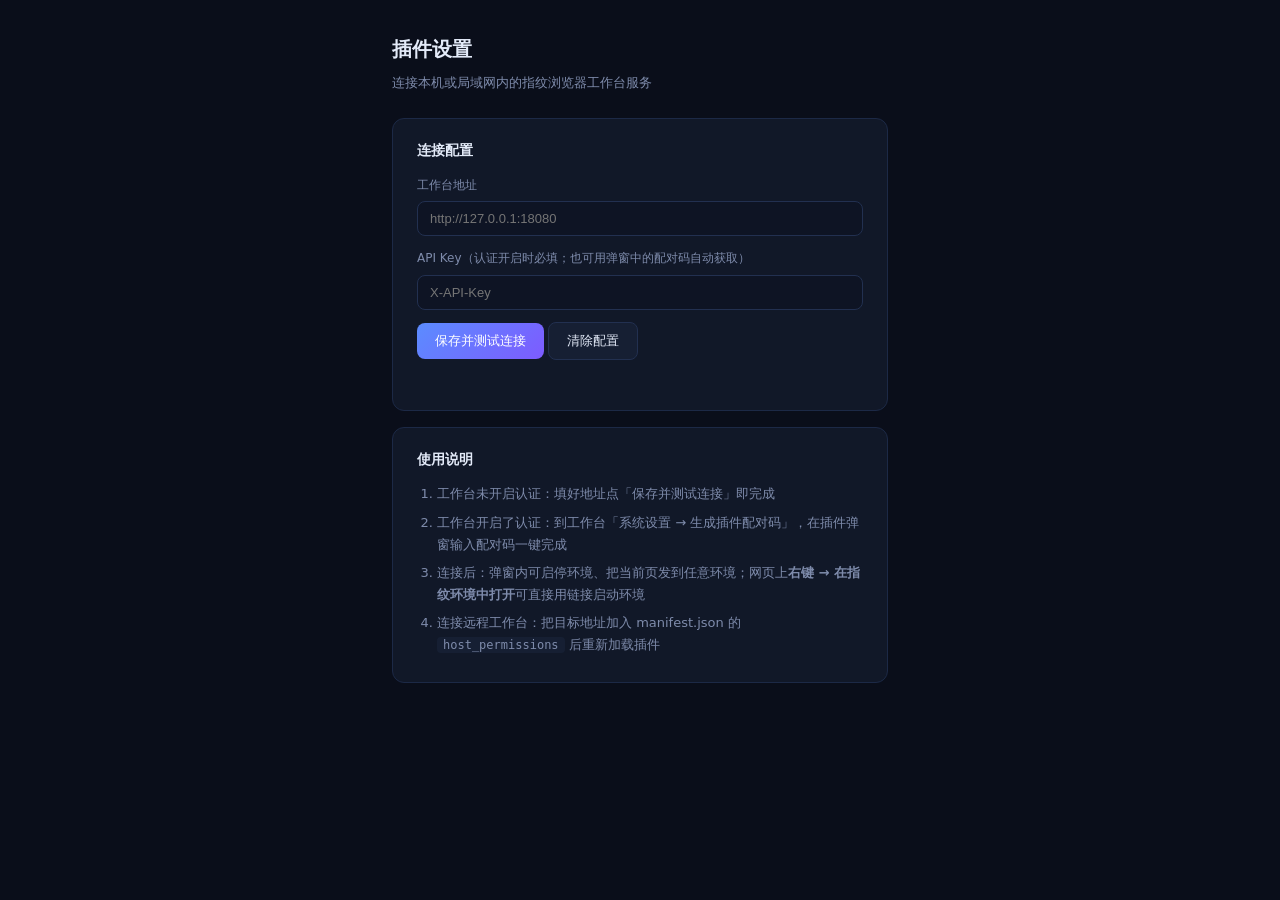
<file: extension/options/options.html>
<!DOCTYPE html>
<html lang="zh-CN">
<head>
  <meta charset="UTF-8">
  <title>插件设置 · 指纹浏览器工作台</title>
  <style>
    :root {
      --bg: #0a0e1a; --panel: #111828; --panel-2: #161f33;
      --border: #223050; --text: #e3eaf8; --muted: #7e8bab;
      --primary: #5b8cff; --ok: #2ecc8f; --danger: #ff5d6c;
    }
    * { box-sizing: border-box; margin: 0; padding: 0; }
    body {
      background: var(--bg); color: var(--text);
      font: 14px/1.7 "Segoe UI", "Microsoft YaHei", system-ui, sans-serif;
      padding: 32px; max-width: 560px; margin: 0 auto;
    }
    h1 { font-size: 20px; margin-bottom: 6px; }
    .sub { color: var(--muted); font-size: 13px; margin-bottom: 24px; }
    .card {
      background: var(--panel); border: 1px solid #1c2946;
      border-radius: 12px; padding: 20px 24px; margin-bottom: 16px;
    }
    h3 { font-size: 14px; margin-bottom: 12px; }
    label { display: flex; flex-direction: column; gap: 6px; font-size: 12px; color: var(--muted); margin-bottom: 12px; }
    input {
      background: #0e1424; color: var(--text); border: 1px solid var(--border);
      border-radius: 8px; padding: 9px 12px; font-size: 13px; width: 100%;
    }
    input:focus { outline: none; border-color: var(--primary); }
    button {
      background: linear-gradient(135deg, #5b8cff, #7d5bff); color: #fff;
      border: none; border-radius: 8px; padding: 9px 18px;
      font-size: 13px; cursor: pointer; font-family: inherit;
    }
    button.ghost { background: var(--panel-2); border: 1px solid var(--border); color: var(--text); }
    .status { margin-top: 10px; font-size: 13px; min-height: 20px; }
    .status.ok { color: var(--ok); }
    .status.err { color: var(--danger); }
    ol { padding-left: 20px; color: var(--muted); font-size: 13px; }
    ol li { margin: 6px 0; }
    code { background: var(--panel-2); padding: 1px 6px; border-radius: 4px; font-size: 12px; }
  </style>
</head>
<body>
  <h1>插件设置</h1>
  <div class="sub">连接本机或局域网内的指纹浏览器工作台服务</div>

  <div class="card">
    <h3>连接配置</h3>
    <label>工作台地址
      <input id="serverUrl" placeholder="http://127.0.0.1:18080">
    </label>
    <label>API Key（认证开启时必填；也可用弹窗中的配对码自动获取）
      <input id="apiKey" type="password" placeholder="X-API-Key">
    </label>
    <div>
      <button id="btnSave">保存并测试连接</button>
      <button id="btnClear" class="ghost">清除配置</button>
    </div>
    <div id="status" class="status"></div>
  </div>

  <div class="card">
    <h3>使用说明</h3>
    <ol>
      <li>工作台未开启认证：填好地址点「保存并测试连接」即完成</li>
      <li>工作台开启了认证：到工作台「系统设置 → 生成插件配对码」，在插件弹窗输入配对码一键完成</li>
      <li>连接后：弹窗内可启停环境、把当前页发到任意环境；网页上<b>右键 → 在指纹环境中打开</b>可直接用链接启动环境</li>
      <li>连接远程工作台：把目标地址加入 manifest.json 的 <code>host_permissions</code> 后重新加载插件</li>
    </ol>
  </div>

  <script src="options.js"></script>
</body>
</html>
</file>
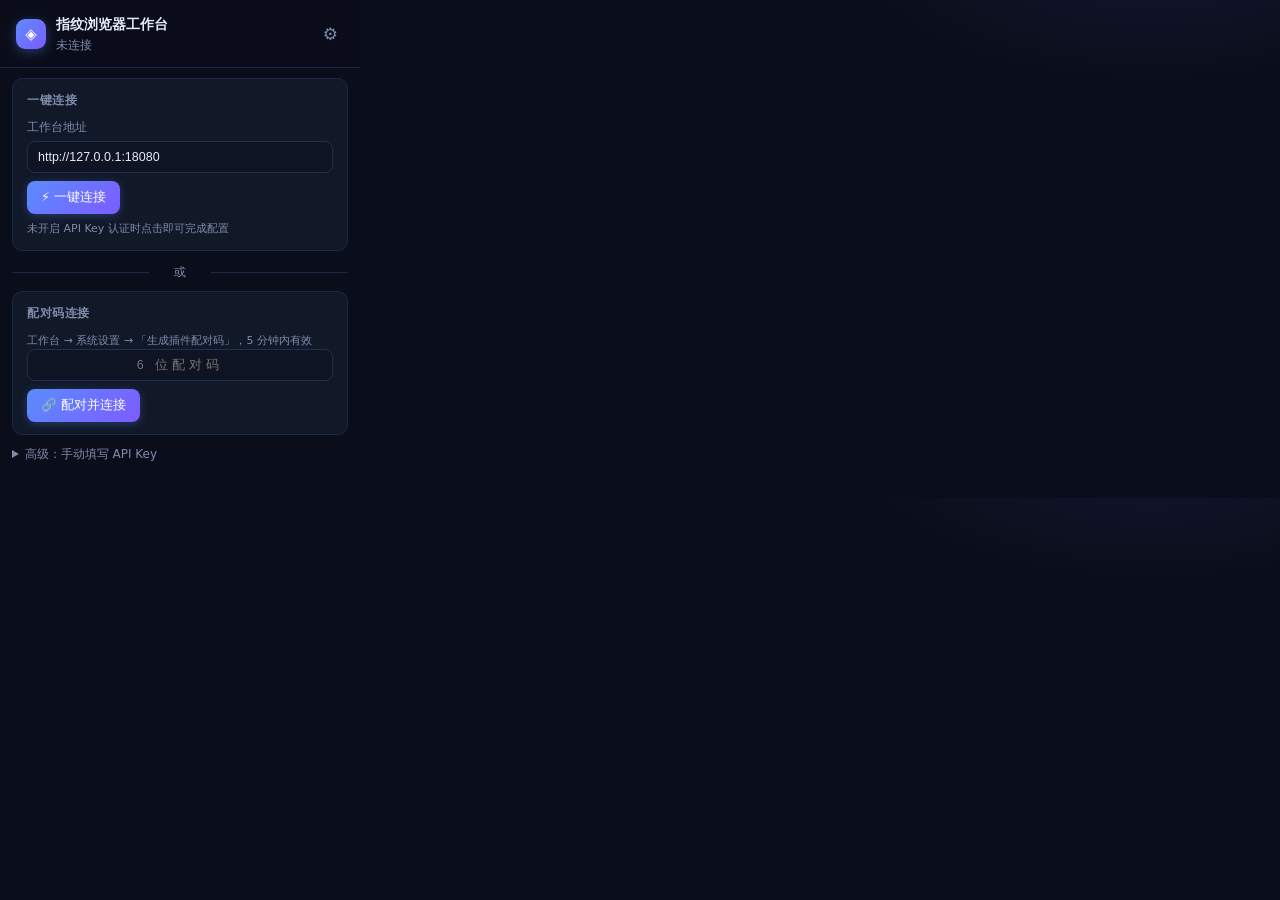
<file: extension/popup/popup.html>
<!DOCTYPE html>
<html lang="zh-CN">
<head>
  <meta charset="UTF-8">
  <title>指纹浏览器工作台</title>
  <link rel="stylesheet" href="popup.css">
</head>
<body>
  <header>
    <div class="logo">◈</div>
    <div class="brand">
      <b>指纹浏览器工作台</b>
      <span id="connState" class="muted">未连接</span>
    </div>
    <button id="btnOptions" class="icon-btn" title="设置">⚙</button>
  </header>

  <!-- ============ 一键配置 ============ -->
  <section id="setup">
    <div class="card">
      <h3>一键连接</h3>
      <label>工作台地址
        <input id="serverUrl" value="http://127.0.0.1:18080" placeholder="http://127.0.0.1:18080">
      </label>
      <button id="btnQuickConnect" class="primary">⚡ 一键连接</button>
      <div class="hint">未开启 API Key 认证时点击即可完成配置</div>
    </div>
    <div class="divider">或</div>
    <div class="card">
      <h3>配对码连接</h3>
      <p class="hint">工作台 → 系统设置 → 「生成插件配对码」，5 分钟内有效</p>
      <input id="pairCode" placeholder="6 位配对码" maxlength="6" style="text-transform:uppercase;letter-spacing:4px;text-align:center">
      <button id="btnPair" class="primary">🔗 配对并连接</button>
    </div>
    <details>
      <summary>高级：手动填写 API Key</summary>
      <input id="apiKey" placeholder="X-API-Key（认证开启时）">
      <button id="btnSaveKey" class="ghost">保存并测试</button>
    </details>
    <div id="setupMsg" class="msg"></div>
  </section>

  <!-- ============ 主面板 ============ -->
  <section id="main" hidden>
    <div class="card status-card">
      <div id="kernelBadges" class="badges"></div>
      <div class="row muted">
        <span id="runningCount">0 运行中</span>·<span id="identity"></span>·<span id="version"></span>
      </div>
    </div>

    <div class="card">
      <h3>在环境中打开当前页</h3>
      <div class="muted ellipsis" id="currentUrl">（读取当前标签页…）</div>
      <div class="row">
        <select id="envSelect" style="flex:1"></select>
        <button id="btnOpenHere" class="primary">打开</button>
      </div>
    </div>

    <div class="card">
      <div class="row card-head">
        <h3 style="margin:0">环境</h3>
        <button id="btnRefresh" class="ghost small">刷新</button>
      </div>
      <div id="envList"></div>
    </div>

    <div class="card">
      <h3>自检</h3>
      <div class="links">
        <a href="https://abrahamjuliot.github.io/creepjs/" target="_blank">CreepJS</a>
        <a href="https://browserleaks.com/javascript" target="_blank">BrowserLeaks</a>
        <a href="https://pixelscan.net/" target="_blank">Pixelscan</a>
        <a href="http://127.0.0.1:18080/" target="_blank">打开工作台</a>
      </div>
    </div>

    <footer>
      <span class="muted" id="lastSync"></span>
      <button id="btnDisconnect" class="ghost small">断开连接</button>
    </footer>
  </section>

  <div id="toast" class="toast" hidden></div>
  <script src="popup.js"></script>
</body>
</html>
</file>
<file: extension/popup/popup.css>
:root {
  --bg: #0a0e1a;
  --panel: #111828;
  --panel-2: #161f33;
  --border: #223050;
  --border-soft: #1c2946;
  --text: #e3eaf8;
  --muted: #7e8bab;
  --primary: #5b8cff;
  --primary-2: #7d5bff;
  --ok: #2ecc8f;
  --warn: #ffb648;
  --danger: #ff5d6c;
}
* { box-sizing: border-box; margin: 0; padding: 0; }
body {
  width: 360px;
  background:
    radial-gradient(500px 220px at 90% -10%, rgba(125, 91, 255, 0.1), transparent 60%),
    var(--bg);
  color: var(--text);
  font: 13px/1.6 "Segoe UI", "Microsoft YaHei", system-ui, sans-serif;
  padding-bottom: 8px;
}
header {
  display: flex; align-items: center; gap: 10px;
  padding: 14px 16px 12px;
  border-bottom: 1px solid var(--border-soft);
  position: sticky; top: 0; background: rgba(10, 14, 26, 0.92); z-index: 5;
}
.logo {
  width: 30px; height: 30px; border-radius: 9px;
  background: linear-gradient(135deg, #5b8cff, #7d5bff);
  display: grid; place-items: center; font-size: 15px; color: #fff;
  box-shadow: 0 3px 12px rgba(91, 140, 255, 0.35);
}
.brand { flex: 1; display: flex; flex-direction: column; }
.brand b { font-size: 13.5px; }
.muted { color: var(--muted); font-size: 12px; }
#connState.ok { color: var(--ok); }
#connState.bad { color: var(--danger); }
.icon-btn {
  background: none; border: none; color: var(--muted);
  font-size: 17px; cursor: pointer; padding: 4px 6px; border-radius: 6px;
}
.icon-btn:hover { color: var(--text); background: var(--panel-2); }

.card {
  background: var(--panel);
  border: 1px solid var(--border-soft);
  border-radius: 10px;
  padding: 12px 14px;
  margin: 10px 12px 0;
}
.card h3 { font-size: 12px; color: var(--muted); font-weight: 600; margin-bottom: 8px;
  text-transform: uppercase; letter-spacing: 0.6px; }
.card-head { justify-content: space-between; align-items: center; margin-bottom: 8px; }

label { display: flex; flex-direction: column; gap: 5px; font-size: 11.5px; color: var(--muted); }
input, select {
  background: #0e1424; color: var(--text);
  border: 1px solid var(--border); border-radius: 8px;
  padding: 8px 10px; font-size: 12.5px; width: 100%;
}
input:focus, select:focus { outline: none; border-color: var(--primary); }
input + button, label + button { margin-top: 8px; }

button {
  background: var(--panel-2); color: var(--text);
  border: 1px solid var(--border); border-radius: 8px;
  padding: 8px 14px; font-size: 12.5px; cursor: pointer;
  transition: all 0.15s ease; font-family: inherit;
}
button:hover { border-color: var(--primary); }
button.primary {
  background: linear-gradient(135deg, #5b8cff, #7d5bff);
  border: none; color: #fff; box-shadow: 0 2px 10px rgba(91, 140, 255, 0.3);
}
button.ghost { background: transparent; }
button.small { padding: 4px 10px; font-size: 11.5px; }
button:disabled { opacity: 0.4; cursor: not-allowed; }

.divider {
  text-align: center; color: var(--muted); font-size: 11.5px;
  margin: 12px 0 0; position: relative;
}
.divider::before, .divider::after {
  content: ""; position: absolute; top: 50%; width: 38%; height: 1px;
  background: var(--border-soft);
}
.divider::before { left: 12px; }
.divider::after { right: 12px; }

.hint { color: var(--muted); font-size: 11px; margin-top: 6px; }
details { margin: 10px 12px 0; color: var(--muted); font-size: 12px; }
details input { margin: 6px 0; }
details button { width: 100%; }
.msg { margin: 10px 14px 0; font-size: 12px; min-height: 16px; }
.msg.ok { color: var(--ok); }
.msg.err { color: var(--danger); }

.badges { display: flex; flex-wrap: wrap; gap: 6px; margin-bottom: 8px; }
.badge {
  padding: 2px 8px; border-radius: 14px; font-size: 10.5px;
  background: var(--panel-2); border: 1px solid var(--border); color: var(--muted);
}
.badge.ok { color: var(--ok); border-color: rgba(46, 204, 143, 0.35); background: rgba(46, 204, 143, 0.1); }
.row { display: flex; gap: 8px; align-items: center; }
.ellipsis { overflow: hidden; text-overflow: ellipsis; white-space: nowrap; }

.env-row {
  display: flex; align-items: center; gap: 8px;
  padding: 8px 2px; border-bottom: 1px solid var(--border-soft);
}
.env-row:last-child { border-bottom: none; }
.env-name { flex: 1; min-width: 0; }
.env-name b { font-size: 12.5px; display: block; }
.env-name span { font-size: 10.5px; color: var(--muted); }
.tag {
  font-size: 10px; padding: 1px 7px; border-radius: 10px;
  background: var(--panel-2); color: var(--muted);
}
.tag.camoufox { color: #b9a4ff; background: rgba(185, 164, 255, 0.12); }
.tag.fp-chromium { color: #ffb648; background: rgba(255, 182, 72, 0.12); }
.dot { width: 7px; height: 7px; border-radius: 50%; background: var(--muted); flex: none; }
.dot.on { background: var(--ok); box-shadow: 0 0 6px var(--ok); }
.empty { color: var(--muted); text-align: center; padding: 18px 0; font-size: 12px; }

.links { display: grid; grid-template-columns: 1fr 1fr; gap: 6px; }
.links a {
  display: block; text-align: center; padding: 6px 4px;
  background: var(--panel-2); border: 1px solid var(--border-soft);
  border-radius: 7px; color: var(--text); text-decoration: none; font-size: 11.5px;
}
.links a:hover { border-color: var(--primary); }

footer {
  display: flex; justify-content: space-between; align-items: center;
  padding: 10px 14px 4px; font-size: 11px;
}

.toast {
  position: fixed; left: 50%; bottom: 14px; transform: translateX(-50%);
  background: var(--panel-2); border: 1px solid var(--border);
  border-left: 3px solid var(--primary);
  padding: 8px 14px; border-radius: 8px; font-size: 12px;
  max-width: 90%; box-shadow: 0 6px 20px rgba(0,0,0,0.4); z-index: 10;
}
.toast.ok { border-left-color: var(--ok); }
.toast.err { border-left-color: var(--danger); }
</file>
